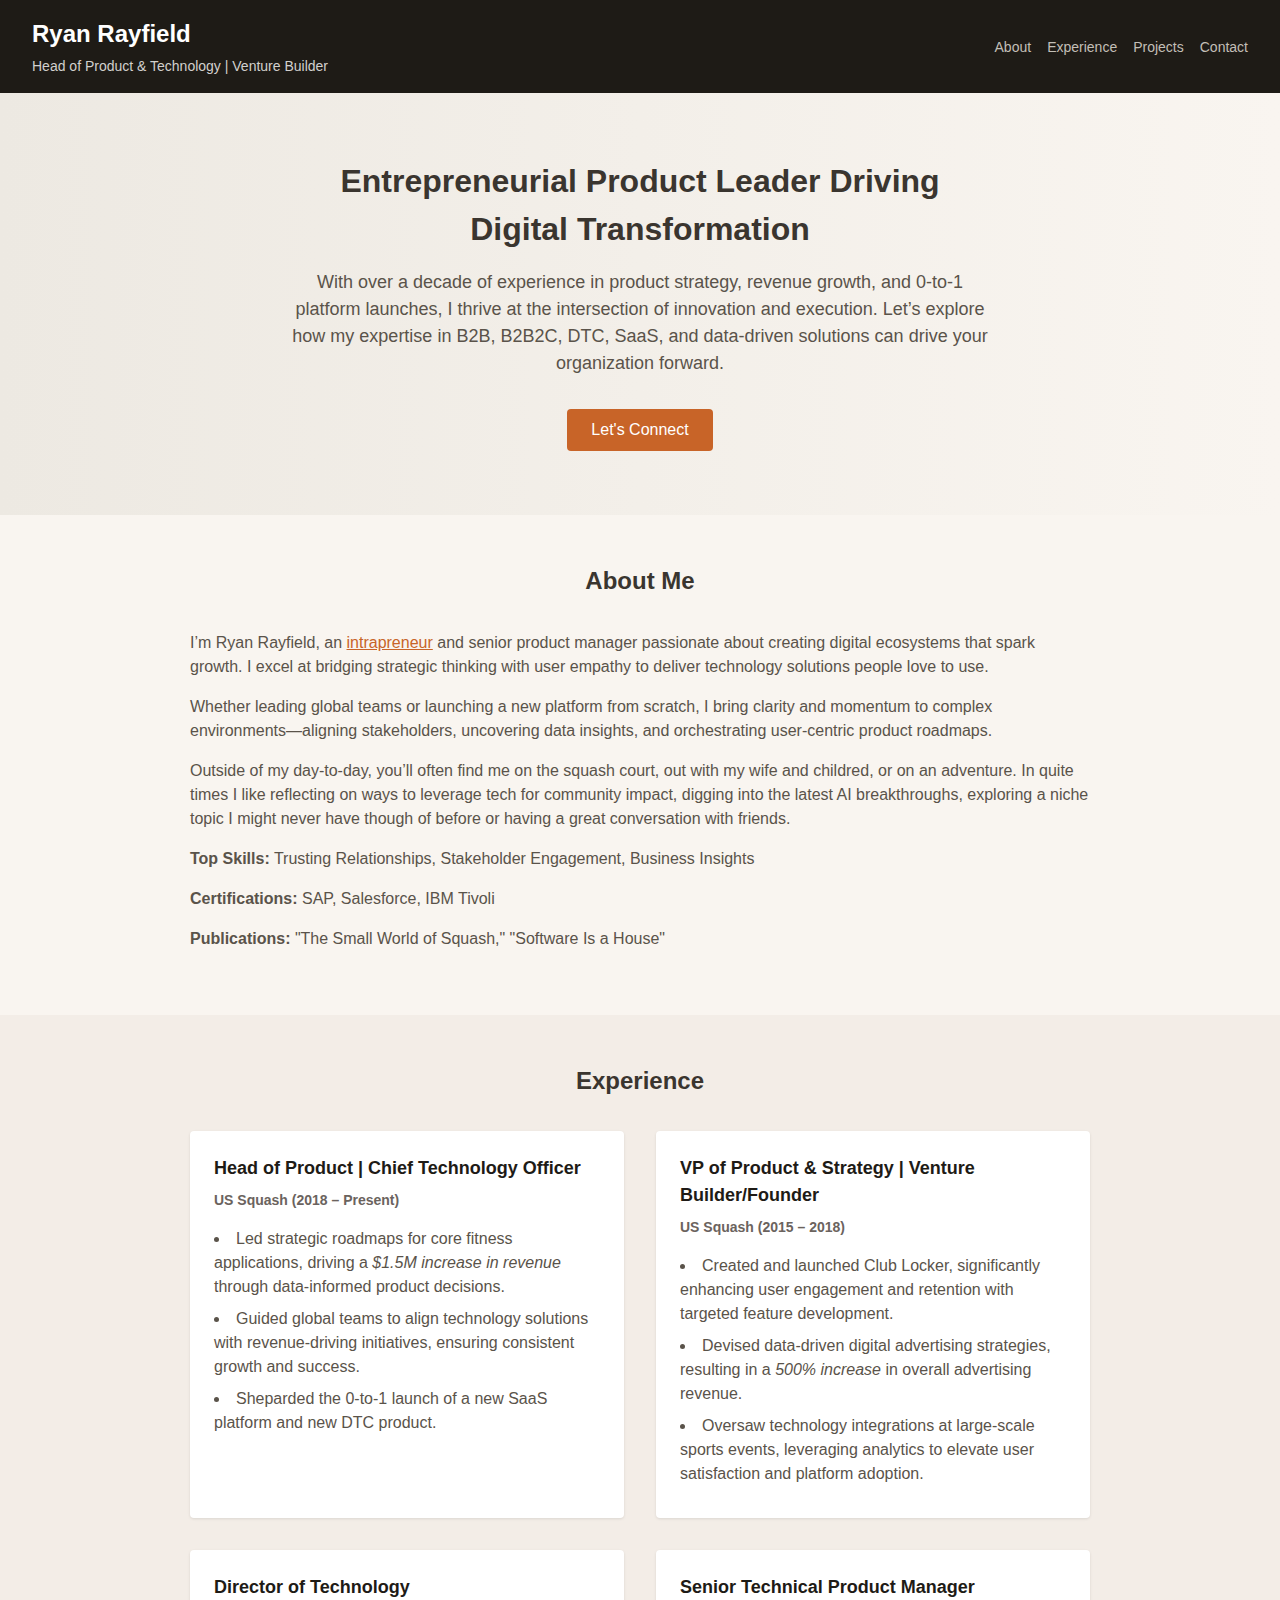
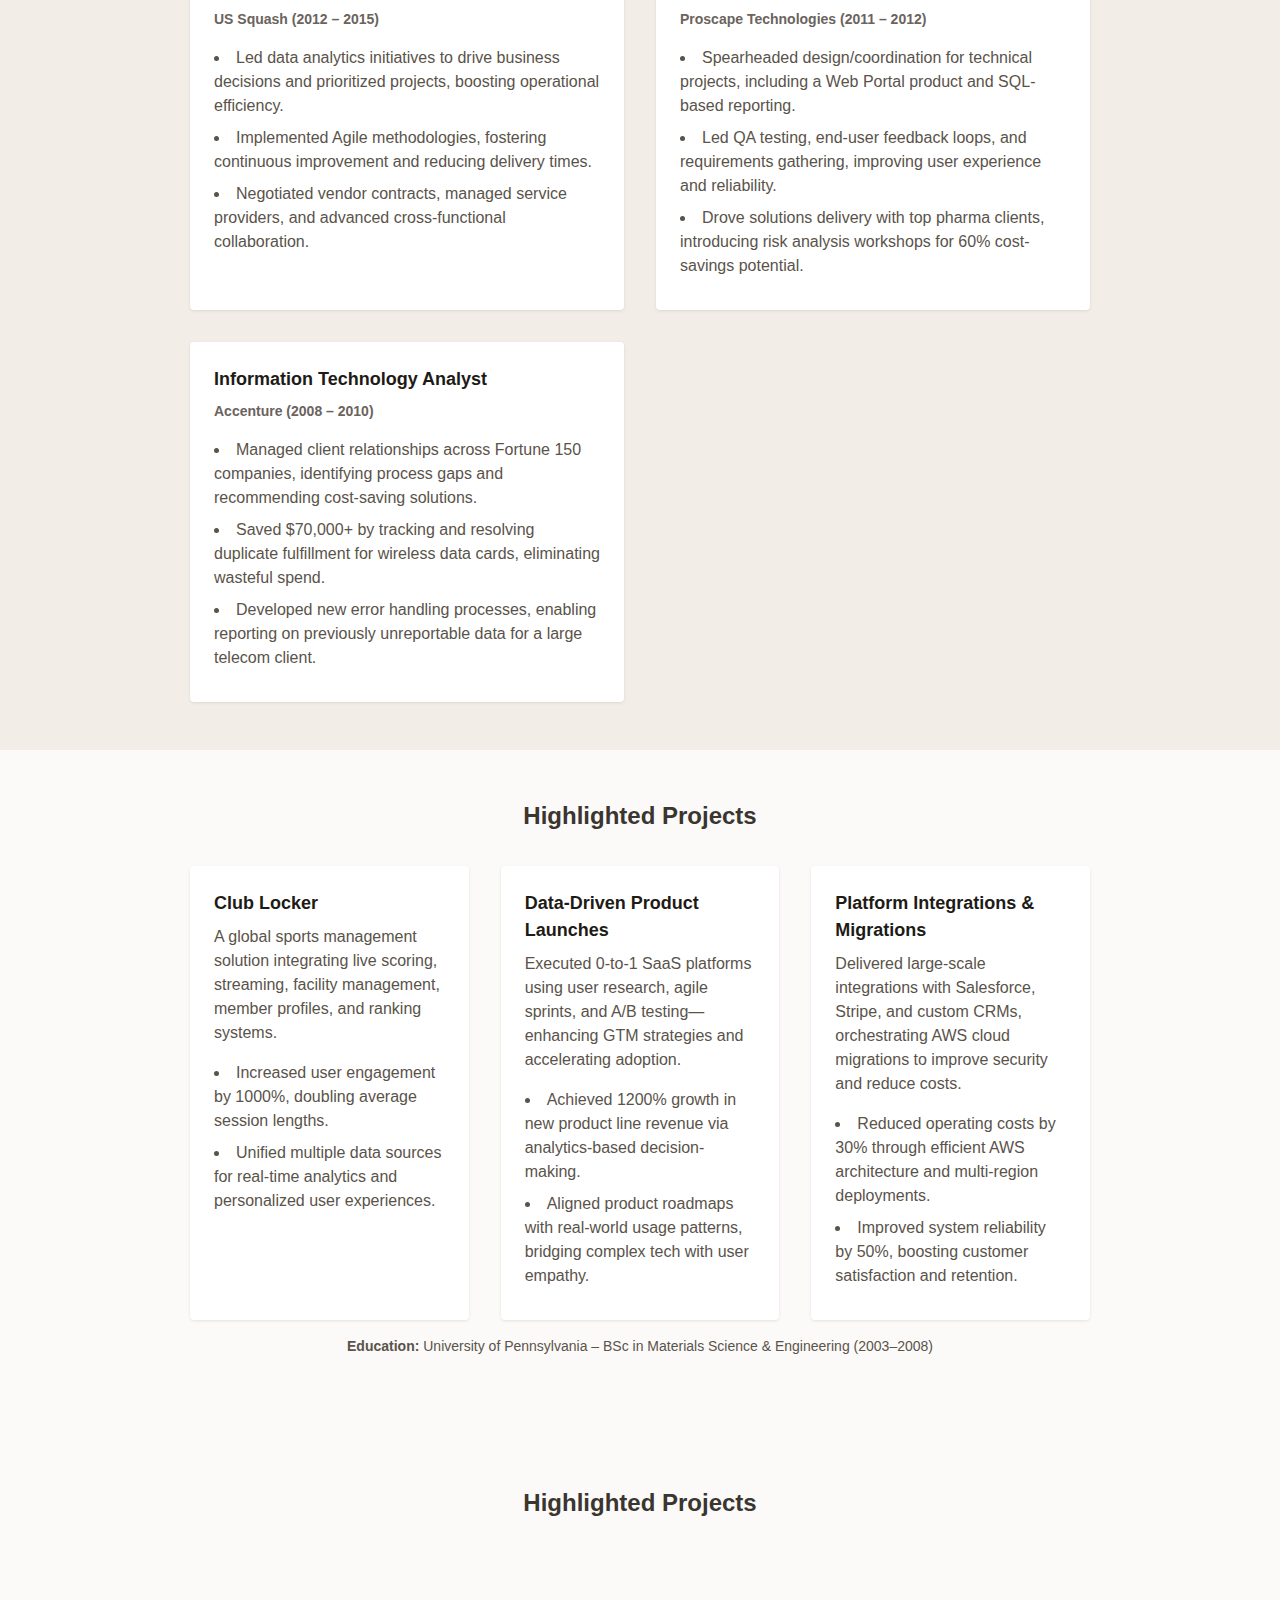
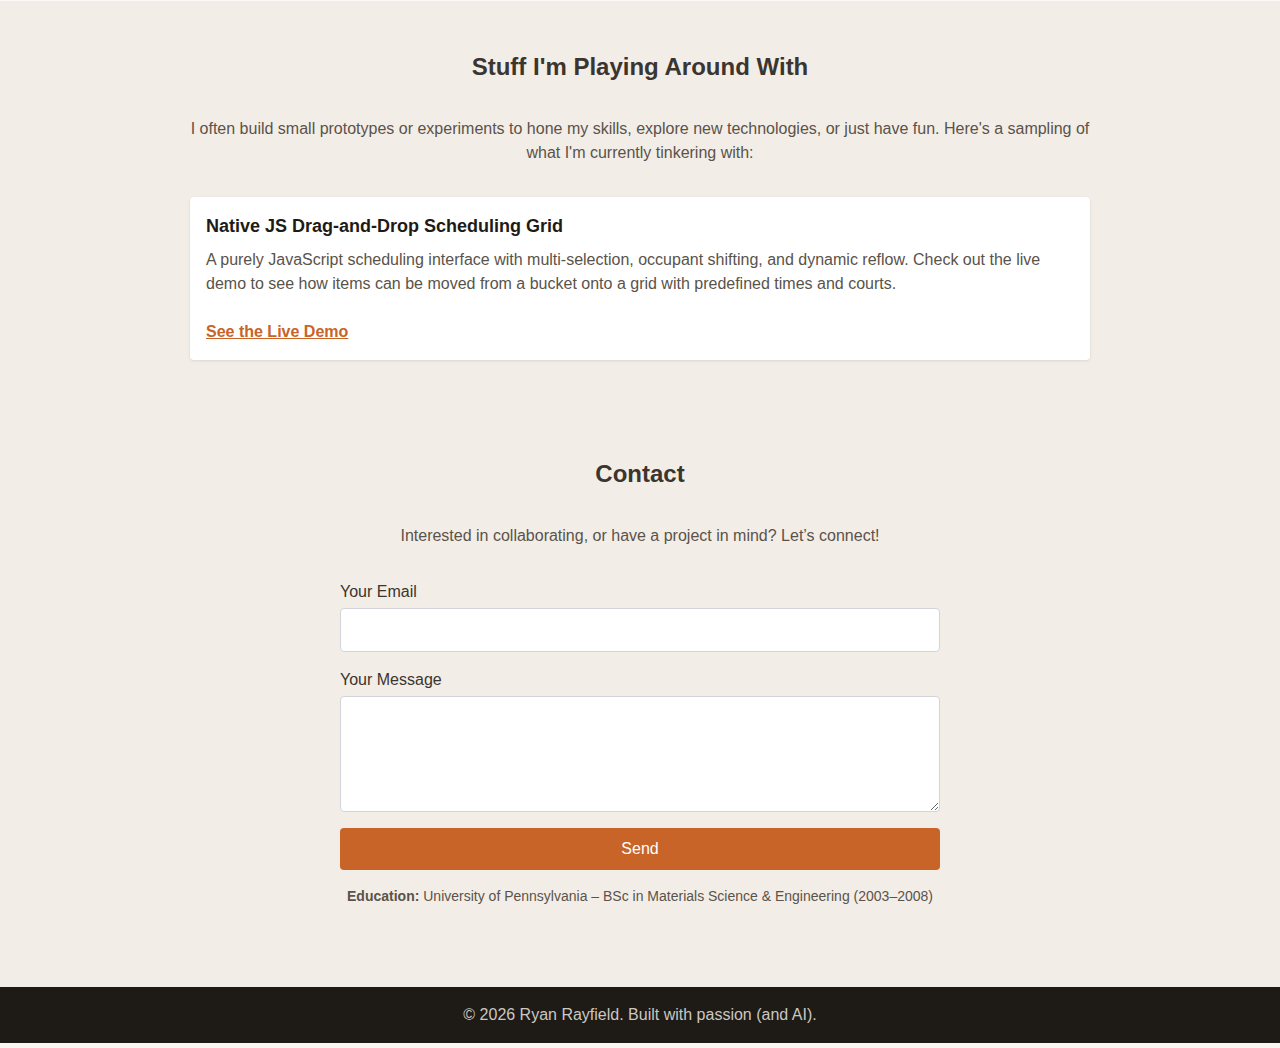
<file: index.html>
<!DOCTYPE html>
<html lang="en">
<head>
  <meta charset="UTF-8">
  <meta name="description" content="Personal website of Ryan Rayfield – Senior Technical Product Manager & Intrapreneur" />
  <meta name="viewport" content="width=device-width, initial-scale=1.0">
  <title>Ryan Rayfield – Product Leader & Intrapreneur</title>

  <!-- Local CSS -->
  <link rel="stylesheet" href="style.css" />
  
  <!-- JS (Konami code, easter eggs) -->
  <script defer src="script.js"></script>
</head>
<body class="body-bg">
  <!-- HEADER -->
  <header class="main-header">
    <div class="header-left">
      <h1 class="header-title">Ryan Rayfield</h1>
      <p class="header-subtitle">Head of Product & Technology | Venture Builder</p>
    </div>
    <nav class="nav-menu">
      <ul>
        <li><a href="#about">About</a></li>
        <li><a href="#experience">Experience</a></li>
        <li><a href="#projects">Projects</a></li>
        <li><a href="#contact">Contact</a></li>
      </ul>
    </nav>
  </header>

  <!-- HERO SECTION -->
  <section class="hero-section">
    <div class="hero-content">
      <h2 class="hero-title">
        Entrepreneurial Product Leader Driving Digital Transformation
      </h2>
      <p class="hero-text">
        With over a decade of experience in product strategy, revenue growth, and 
        0-to-1 platform launches, I thrive at the intersection of innovation and execution. 
        Let’s explore how my expertise in B2B, B2B2C, DTC, SaaS, and data-driven solutions can 
        drive your organization forward.
      </p>
      <button class="hero-button" onclick="scrollToSection('contact')">
        Let's Connect
      </button>
    </div>
  </section>

  <!-- ABOUT SECTION -->
  <section id="about" class="section about-section">
    <div class="section-content">
      <h2 class="section-title">About Me</h2>
      <p>
        I’m Ryan Rayfield, an <span class="highlight">intrapreneur</span> and senior product manager 
        passionate about creating digital ecosystems that spark growth. I excel at bridging 
        strategic thinking with user empathy to deliver technology solutions people love to use.
      </p>
      <p>
        Whether leading global teams or launching a new platform from scratch, I bring 
        clarity and momentum to complex environments—aligning stakeholders, uncovering 
        data insights, and orchestrating user-centric product roadmaps.
      </p>
      <p>
        Outside of my day-to-day, you’ll often find me on the squash court, out with my wife and childred, or on an adventure. In quite times I like reflecting on ways to leverage tech for community 
        impact, digging into the latest AI breakthroughs, exploring a niche topic I might never have though of before or having a great conversation with friends.
      </p>
      <p><strong>Top Skills:</strong> Trusting Relationships, Stakeholder Engagement, 
      Business Insights</p>
      <p><strong>Certifications:</strong> SAP, Salesforce, IBM Tivoli</p>
      <p><strong>Publications:</strong> "The Small World of Squash," "Software Is a House"</p>
    </div>
  </section>

  <!-- EXPERIENCE SECTION -->
  <section id="experience" class="section experience-section">
    <div class="section-content">
      <h2 class="section-title">Experience</h2>

      <div class="experience-grid">
        <!-- US SQUASH 1: Head of Product & CTO -->
        <div class="card">
          <h3 class="card-title">Head of Product | Chief Technology Officer</h3>
          <p class="card-subtitle"><strong>US Squash (2018 – Present)</strong></p>
          <ul class="card-list">
            <li>
              Led strategic roadmaps for core fitness applications, driving a 
              <em>$1.5M increase in revenue</em> through data-informed product 
              decisions.
            </li>
            <li>
              Guided global teams to align technology solutions with revenue-driving 
              initiatives, ensuring consistent growth and success.
            </li>
            <li>
              Sheparded the 0-to-1 launch of a new SaaS platform and new DTC product.
            </li>
          </ul>
        </div>

        <!-- US SQUASH 2: VP of Product & Strategy -->
        <div class="card">
          <h3 class="card-title">VP of Product & Strategy | Venture Builder/Founder</h3>
          <p class="card-subtitle"><strong>US Squash (2015 – 2018)</strong></p>
          <ul class="card-list">
            <li>
              Created and launched Club Locker, significantly enhancing user engagement 
              and retention with targeted feature development.
            </li>
            <li>
              Devised data-driven digital advertising strategies, resulting in a 
              <em>500% increase</em> in overall advertising revenue.
            </li>
            <li>
              Oversaw technology integrations at large-scale sports events, leveraging 
              analytics to elevate user satisfaction and platform adoption.
            </li>
          </ul>
        </div>

        <!-- US SQUASH 3: Director of Technology -->
        <div class="card">
          <h3 class="card-title">Director of Technology</h3>
          <p class="card-subtitle"><strong>US Squash (2012 – 2015)</strong></p>
          <ul class="card-list">
            <li>
              Led data analytics initiatives to drive business decisions and prioritized 
              projects, boosting operational efficiency.
            </li>
            <li>
              Implemented Agile methodologies, fostering continuous improvement and 
              reducing delivery times.
            </li>
            <li>
              Negotiated vendor contracts, managed service providers, and advanced 
              cross-functional collaboration.
            </li>
          </ul>
        </div>

        <!-- PROSCAPE -->
        <div class="card">
          <h3 class="card-title">Senior Technical Product Manager</h3>
          <p class="card-subtitle"><strong>Proscape Technologies (2011 – 2012)</strong></p>
          <ul class="card-list">
            <li>
              Spearheaded design/coordination for technical projects, including a Web Portal 
              product and SQL-based reporting.
            </li>
            <li>
              Led QA testing, end-user feedback loops, and requirements gathering, improving 
              user experience and reliability.
            </li>
            <li>
              Drove solutions delivery with top pharma clients, introducing risk analysis 
              workshops for 60% cost-savings potential.
            </li>
          </ul>
        </div>

        <!-- ACCENTURE -->
        <div class="card">
          <h3 class="card-title">Information Technology Analyst</h3>
          <p class="card-subtitle"><strong>Accenture (2008 – 2010)</strong></p>
          <ul class="card-list">
            <li>
              Managed client relationships across Fortune 150 companies, identifying process 
              gaps and recommending cost-saving solutions.
            </li>
            <li>
              Saved $70,000+ by tracking and resolving duplicate fulfillment for wireless data 
              cards, eliminating wasteful spend.
            </li>
            <li>
              Developed new error handling processes, enabling reporting on previously 
              unreportable data for a large telecom client.
            </li>
          </ul>
        </div>
      </div>
    </div>
  </section>

  <!-- PROJECTS SECTION -->
  <section id="projects" class="section projects-section">
    <div class="section-content">
      <h2 class="section-title">Highlighted Projects</h2>
      <div class="projects-grid">
        <!-- Club Locker -->
        <div class="project-card">
          <h3 class="project-title">Club Locker</h3>
          <p class="project-text">
            A global sports management solution integrating live scoring, streaming, 
            facility management, member profiles, and ranking systems.
          </p>
          <ul class="project-list">
            <li>Increased user engagement by 1000%, doubling average session lengths.</li>
            <li>Unified multiple data sources for real-time analytics and personalized 
            user experiences.</li>
          </ul>
        </div>

        <!-- Data-Driven Launches -->
        <div class="project-card">
          <h3 class="project-title">Data-Driven Product Launches</h3>
          <p class="project-text">
            Executed 0-to-1 SaaS platforms using user research, agile sprints, and 
            A/B testing—enhancing GTM strategies and accelerating adoption.
          </p>
          <ul class="project-list">
            <li>Achieved 1200% growth in new product line revenue via analytics-based 
            decision-making.</li>
            <li>Aligned product roadmaps with real-world usage patterns, bridging 
            complex tech with user empathy.</li>
          </ul>
        </div>

        <!-- Platform Integrations -->
        <div class="project-card">
          <h3 class="project-title">Platform Integrations & Migrations</h3>
          <p class="project-text">
            Delivered large-scale integrations with Salesforce, Stripe, and custom CRMs, 
            orchestrating AWS cloud migrations to improve security and reduce costs.
          </p>
          <ul class="project-list">
            <li>Reduced operating costs by 30% through efficient AWS architecture and 
            multi-region deployments.</li>
            <li>Improved system reliability by 50%, boosting customer satisfaction 
            and retention.</li>
          </ul>
        </div>
      </div>
    </div>
    <p class="section-paragraph" style="margin-top:1rem;font-size:0.875rem;">
        <strong>Education:</strong> University of Pennsylvania – BSc in Materials Science & Engineering (2003–2008)
      </p>
  </section>
  <!-- Existing Projects Section -->
<section id="projects" class="section projects-section">
    <div class="section-content">
      <h2 class="section-title">Highlighted Projects</h2>
      <!-- ...Your existing 3 or 4 project cards here... -->
    </div>
  </section>
  
  <!-- NEW "Stuff I'm Playing Around With" Section -->
  <section id="dev-projects" class="section dev-projects-section">
    <div class="section-content">
      <h2 class="section-title">Stuff I'm Playing Around With</h2>
      <p class="section-paragraph">
        I often build small prototypes or experiments to hone my skills, explore new technologies, 
        or just have fun. Here's a sampling of what I'm currently tinkering with:
      </p>
  
      <!-- Development Projects List -->
      <div class="dev-projects-list">
        <!-- 1) Drag-and-Drop Demo -->
        <div class="dev-project-item">
          <h3 class="dev-project-title">Native JS Drag-and-Drop Scheduling Grid</h3>
          <p class="dev-project-text">
            A purely JavaScript scheduling interface with multi-selection, occupant shifting, and 
            dynamic reflow. Check out the live demo to see how items can be moved from a bucket 
            onto a grid with predefined times and courts.
            <br/><br/>
            <a href="dragndrop-demo/index.html" target="_blank" class="demo-link">
              See the Live Demo
            </a>
          </p>
        </div>
  
        <!-- You can add more items here in the future, following the same pattern -->
      </div>
    </div>
  </section>
  

  <!-- CONTACT SECTION -->
  <section id="contact" class="section contact-section">
    <div class="section-content">
      <h2 class="section-title">Contact</h2>
      <p class="section-paragraph">
        Interested in collaborating, or have a project in mind? Let’s connect!
      </p>
      <!-- Formspree form starts here -->
      <form
        action="https://formspree.io/f/xvgzlnrk"
        method="POST"
        class="contact-form"
      >
        <div class="form-group">
          <label for="email" class="form-label">Your Email</label>
          <input 
            type="email"
            name="email"
            id="email"
            required
            class="form-input"
          />
        </div>
  
        <div class="form-group">
          <label for="message" class="form-label">Your Message</label>
          <textarea
            name="message"
            id="message"
            rows="5"
            required
            class="form-input"
          ></textarea>
        </div>
  
        <!-- Add more fields here if needed -->
        
        <button type="submit" class="form-button">Send</button>
      </form>
      <p class="section-paragraph" style="margin-top:1rem;font-size:0.875rem;">
        <strong>Education:</strong> University of Pennsylvania – BSc in Materials Science & Engineering (2003–2008)
      </p>
    </div>
  </section>
  

  <!-- FOOTER -->
  <footer class="main-footer">
    <p>&copy; <span id="year"></span> Ryan Rayfield. Built with passion (and AI).</p>
    <!-- Tiny link for Easter Egg -->
    <a href="#secret" class="secret-link">.</a>
  </footer>

  <!-- SECRET SECTION (Hidden by default) -->
  <section id="secret" class="secret-section">
    <h2 class="secret-title">You’ve Found the Hidden Section!</h2>
    <p class="secret-text">
      I believe technology should empower communities. Thanks for your curiosity—let’s keep 
      pioneering new possibilities together!
    </p>
  </section>
</body>
</html>
</file>
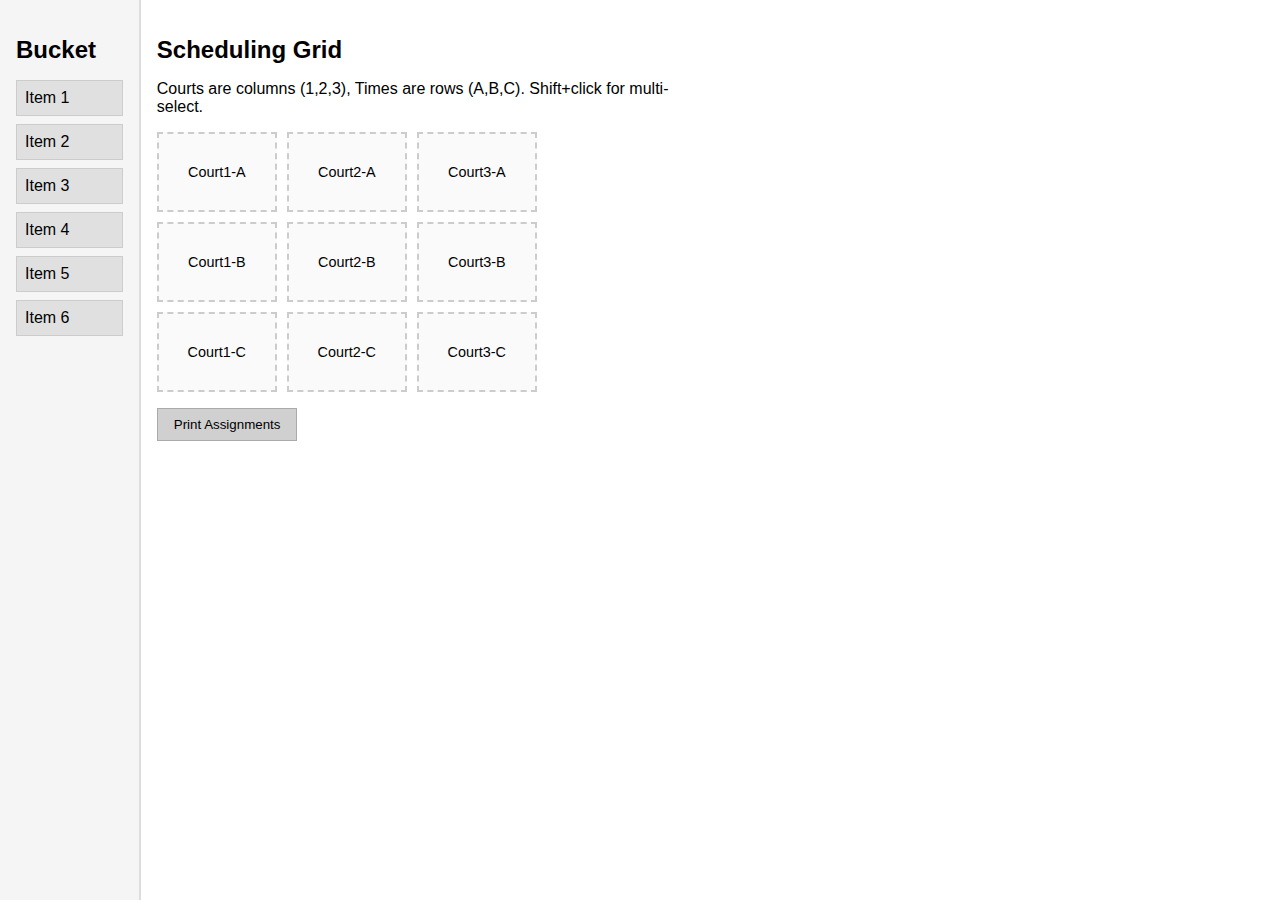
<file: dragndrop-demo/index.html>
<!DOCTYPE html>
<html lang="en">
<head>
  <meta charset="UTF-8" />
  <title>Native JS Drag-and-Drop Grid Demo</title>
  <!-- Link to external CSS -->
  <link rel="stylesheet" href="style.css">
</head>
<body>
  <!-- Left bucket panel -->
  <div class="bucket">
    <h2>Bucket</h2>
    <ul class="items-list" id="bucketList">
      <!-- Example items -->
      <li draggable="true" data-id="item1">Item 1</li>
      <li draggable="true" data-id="item2">Item 2</li>
      <li draggable="true" data-id="item3">Item 3</li>
      <li draggable="true" data-id="item4">Item 4</li>
      <li draggable="true" data-id="item5">Item 5</li>
      <li draggable="true" data-id="item6">Item 6</li>
    </ul>
  </div>

  <!-- Grid panel -->
  <div class="grid-container">
    <h2>Scheduling Grid</h2>
    <p>Courts are columns (1,2,3), Times are rows (A,B,C). Shift+click for multi-select.</p>
    <div class="grid" id="grid">
      <!-- Row A -->
      <div class="cell" data-court="1" data-time="A">Court1-A</div>
      <div class="cell" data-court="2" data-time="A">Court2-A</div>
      <div class="cell" data-court="3" data-time="A">Court3-A</div>
      <!-- Row B -->
      <div class="cell" data-court="1" data-time="B">Court1-B</div>
      <div class="cell" data-court="2" data-time="B">Court2-B</div>
      <div class="cell" data-court="3" data-time="B">Court3-B</div>
      <!-- Row C -->
      <div class="cell" data-court="1" data-time="C">Court1-C</div>
      <div class="cell" data-court="2" data-time="C">Court2-C</div>
      <div class="cell" data-court="3" data-time="C">Court3-C</div>
    </div>

    <!-- Button to log final item->cell assignments -->
    <button onclick="printAssignments()">Print Assignments</button>
  </div>

  <!-- Link to external JavaScript -->
  <script src="script.js"></script>
</body>
</html>
</file>
<file: dragndrop-demo/style.css>
/* Page layout: side-by-side bucket and grid */
html, body {
    margin: 0;
    padding: 0;
    font-family: sans-serif;
    height: 100vh; /* So our layout fills the screen */
    display: flex;
  }
  
  /* Left bucket container */
  .bucket {
    width: 20%;
    background: #f5f5f5;
    border-right: 2px solid #ddd;
    padding: 1rem;
    box-sizing: border-box;
  }
  
  .bucket h2 {
    margin-bottom: 1rem;
  }
  
  .items-list {
    list-style: none;
    padding: 0;
    margin: 0;
  }
  
  .items-list li {
    margin-bottom: 0.5rem;
    background: #e0e0e0;
    padding: 0.5rem;
    border: 1px solid #ccc;
    cursor: pointer;
    user-select: none;
  }
  
  .items-list li.selected {
    background: #bcd9ff; /* highlight multi-selected items */
    border-color: #69f;
  }
  
  /* Right grid container */
  .grid-container {
    width: 80%;
    padding: 1rem;
    box-sizing: border-box;
  }
  
  .grid-container h2 {
    margin-bottom: 0.5rem;
  }
  
  .grid {
    display: grid;
    grid-template-columns: repeat(3, 120px); /* 3 columns for courts 1,2,3 */
    grid-auto-rows: 80px;                    /* 3 rows for times A,B,C */
    gap: 10px;
    margin-top: 1rem;
  }
  
  .cell {
    border: 2px dashed #ccc;
    background: #fafafa;
    position: relative; 
    display: flex;
    align-items: center;
    justify-content: center;
    font-size: 0.9rem;
    text-align: center;
  }
  
  .cell.occupied {
    background: #ffe6e6; /* cell with occupant */
  }
  
  .item {
    background: #ffd;
    padding: 0.3rem 0.5rem;
    border: 1px solid #ccc;
    cursor: move;
    user-select: none;
    font-size: 0.85rem;
    position: absolute; /* Position absolutely so we can re-drag easily. */
  }
  
  /* Hide default drag ghost (if needed) */
  .hide-drag-image {
    opacity: 0;
  }
  
  /* Button styling */
  button {
    margin-top: 1rem;
    padding: 0.5rem 1rem;
    cursor: pointer;
    background: #d0d0d0;
    border: 1px solid #aaa;
  }
  button:hover {
    background: #c0c0c0;
  }
</file>
<file: style.css>
/* ---------------------------- */
/* RESET & BODY STYLES         */
/* ---------------------------- */
* {
    margin: 0;
    padding: 0;
    box-sizing: border-box;
  }
  
  /* Earthy background, refined text color */
  html, body {
    font-family: Arial, Helvetica, sans-serif;
    font-size: 16px;
    line-height: 1.5;
  }
  
  .body-bg {
    background-color: #f9f5f0; /* Light cream / Earth tone */
    color: #3a352f; /* Dark warm gray */
  }
  
  /* ---------------------------- */
  /* HEADER: Dark Brown + Orange */
  /* ---------------------------- */
  .main-header {
    background-color: #1e1b16; /* Very dark brown */
    color: #fff; 
    display: flex;
    justify-content: space-between;
    align-items: center;
    padding: 1rem 2rem;
  }
  
  .header-left {
    display: flex;
    flex-direction: column;
  }
  
  .header-title {
    font-size: 1.5rem;
    font-weight: bold;
    margin-bottom: 0.25rem;
  }
  
  .header-subtitle {
    font-size: 0.875rem;
    color: #d2d0cd; 
  }
  
  .nav-menu ul {
    list-style: none;
    display: flex;
    gap: 1rem;
  }
  
  .nav-menu a {
    color: #c3bfb7; 
    text-decoration: none;
    font-weight: 500;
    transition: color 0.3s;
    font-size: 0.875rem;
  }
  
  .nav-menu a:hover {
    color: #ff914d; /* Rust orange on hover */
  }
  
  /* ---------------------------- */
  /* HERO: Subtle gradient        */
  /* ---------------------------- */
  .hero-section {
    text-align: center;
    padding: 4rem 2rem;
    background: linear-gradient(to right, #ede9e2, #f9f5f0); 
  }
  
  .hero-content {
    max-width: 700px;
    margin: 0 auto;
  }
  
  .hero-title {
    font-size: 2rem;
    margin-bottom: 1rem;
    font-weight: 600;
    color: #3a352f;
  }
  
  .hero-text {
    font-size: 1.125rem;
    color: #5a534a;
    margin-bottom: 2rem;
  }
  
  .hero-button {
    background-color: #c86428; /* Rust orange */
    color: #fff;
    font-size: 1rem;
    padding: 0.75rem 1.5rem;
    border: none;
    border-radius: 0.25rem;
    cursor: pointer;
    transition: background 0.3s;
  }
  
  .hero-button:hover {
    background-color: #a84d13; /* Darker rust on hover */
  }
  
  /* ---------------------------- */
  /* SECTIONS                     */
  /* ---------------------------- */
  .section {
    padding: 3rem 2rem;
  }
  
  .section-content {
    max-width: 900px;
    margin: 0 auto;
  }
  
  .section-title {
    font-size: 1.5rem;
    font-weight: bold;
    margin-bottom: 2rem;
    text-align: center;
    color: #3a352f;
  }
  
  .section-paragraph {
    text-align: center;
    margin-bottom: 2rem;
    color: #5a534a;
  }
  
  /* ABOUT */
  .about-section p {
    margin-bottom: 1rem;
    color: #5a534a;
  }
  
  /* EXPERIENCE */
  .experience-section {
    background-color: #f3ede7;
  }
  
  .experience-grid {
    display: grid;
    grid-template-columns: 1fr;
    gap: 2rem;
  }
  
  .card {
    background-color: #fff;
    border-radius: 0.25rem;
    padding: 1.5rem;
    box-shadow: 0 1px 3px rgba(0,0,0,0.1);
  }
  
  .card-title {
    font-size: 1.125rem;
    font-weight: 600;
    margin-bottom: 0.5rem;
    color: #1e1b16;
  }
  
  .card-subtitle {
    font-size: 0.875rem;
    color: #6b635e;
    margin-bottom: 1rem;
  }
  
  .card-list {
    list-style: disc inside;
    color: #5a534a;
  }
  .card-list li {
    margin-bottom: 0.5rem;
  }
  
  /* PROJECTS */
  .projects-section {
    background-color: #fbfaf9;
  }
  
  .projects-grid {
    display: grid;
    grid-template-columns: 1fr;
    gap: 2rem;
  }
  
  .project-card {
    background-color: #fff;
    border-radius: 0.25rem;
    padding: 1.5rem;
    box-shadow: 0 1px 3px rgba(0,0,0,0.1);
  }
  
  .project-title {
    font-size: 1.125rem;
    font-weight: 600;
    margin-bottom: 0.5rem;
    color: #1e1b16;
  }
  
  .project-text {
    color: #5a534a;
    margin-bottom: 1rem;
  }
  
  .project-list {
    list-style: disc inside;
    color: #5a534a;
  }
  .project-list li {
    margin-bottom: 0.5rem;
  }
  
  /* CONTACT */
  .contact-section {
    background-color: #f3ede7;
  }
  
  .contact-form {
    display: flex;
    flex-direction: column;
    gap: 1rem;
    max-width: 600px;
    margin: 0 auto;
  }
  
  .form-group {
    display: flex;
    flex-direction: column;
  }
  
  .form-label {
    font-weight: 500;
    margin-bottom: 0.25rem;
    color: #3a352f;
  }
  
  .form-input {
    padding: 0.75rem;
    border: 1px solid #d1d5db;
    border-radius: 0.25rem;
    font-size: 1rem;
    color: #3a352f;
  }
  
  .form-input:focus {
    outline: 2px solid #c86428;
    border-color: #c86428;
  }
  
  .form-button {
    background-color: #c86428;
    color: #fff;
    padding: 0.75rem;
    border: none;
    cursor: pointer;
    border-radius: 0.25rem;
    font-size: 1rem;
    transition: background 0.3s;
  }
  .form-button:hover {
    background-color: #a84d13;
  }
  
  /* ---------------------------- */
  /* FOOTER                       */
  /* ---------------------------- */
  .main-footer {
    background-color: #1e1b16;
    color: #cbc7c2;
    text-align: center;
    padding: 1rem;
    position: relative;
  }
  
  .main-footer p {
    margin-bottom: 0;
  }
  
  .secret-link {
    text-decoration: none;
    color: #1e1b16; /* hidden on background */
    position: absolute;
    bottom: 4px;
    right: 8px;
    font-size: 0.125rem;
  }
  
  /* ---------------------------- */
  /* SECRET SECTION               */
  /* ---------------------------- */
  .secret-section {
    display: none; /* Hidden by default - toggled via JS */
    max-width: 800px;
    margin: 2rem auto;
    text-align: center;
    padding: 2rem;
    background-color: #ffffff;
    border-radius: 0.25rem;
    box-shadow: 0 1px 3px rgba(0,0,0,0.1);
  }
  
  .secret-title {
    font-size: 1.5rem;
    font-weight: 700;
    margin-bottom: 1rem;
    color: #3a352f;
  }
  
  .secret-text {
    color: #5a534a;
  }
  
  /* ---------------------------- */
  /* MEDIA QUERIES                */
  /* ---------------------------- */
  @media (min-width: 768px) {
    .experience-grid {
      grid-template-columns: 1fr 1fr; /* 2 columns on md+ */
    }
    .projects-grid {
      grid-template-columns: 1fr 1fr 1fr; /* 3 columns on md+ */
    }
  }
  
  /* ---------------------------- */
  /* HIGHLIGHT TOOLTIP            */
  /* ---------------------------- */
  .highlight {
    position: relative;
    text-decoration: underline;
    cursor: pointer;
    color: #c86428; /* rust orange for emphasis */
  }
  .highlight:hover::after {
    content: "I love discovering new ways to innovate!";
    position: absolute;
    bottom: -1.5rem;
    left: 0;
    background: #f0f0f0;
    color: #333;
    padding: 0.3rem 0.5rem;
    border-radius: 5px;
    font-size: 0.8rem;
    white-space: nowrap;
    transform: translateY(100%);
    margin-top: 0.25rem;
  }
  
  /* New 'Stuff I'm Playing Around With' Section */
.dev-projects-section {
    background-color: #f3ede7; /* or whatever fits your site’s color scheme */
  }
  
  .dev-projects-list {
    display: grid;
    grid-template-columns: 1fr;
    gap: 2rem;
  }
  
  .dev-project-item {
    background-color: #fff;
    padding: 1rem;
    border-radius: 0.25rem;
    box-shadow: 0 1px 3px rgba(0,0,0,0.1);
  }
  
  .dev-project-title {
    font-size: 1.125rem;
    font-weight: 600;
    margin-bottom: 0.5rem;
    color: #1e1b16; /* match or complement your palette */
  }
  
  .dev-project-text {
    color: #5a534a;
  }
  
  .demo-link {
    color: #c86428; /* rust orange accent */
    text-decoration: underline;
    font-weight: 600;
    cursor: pointer;
  }
  
  .demo-link:hover {
    color: #a84d13; /* darker rust on hover */
  }
</file>
